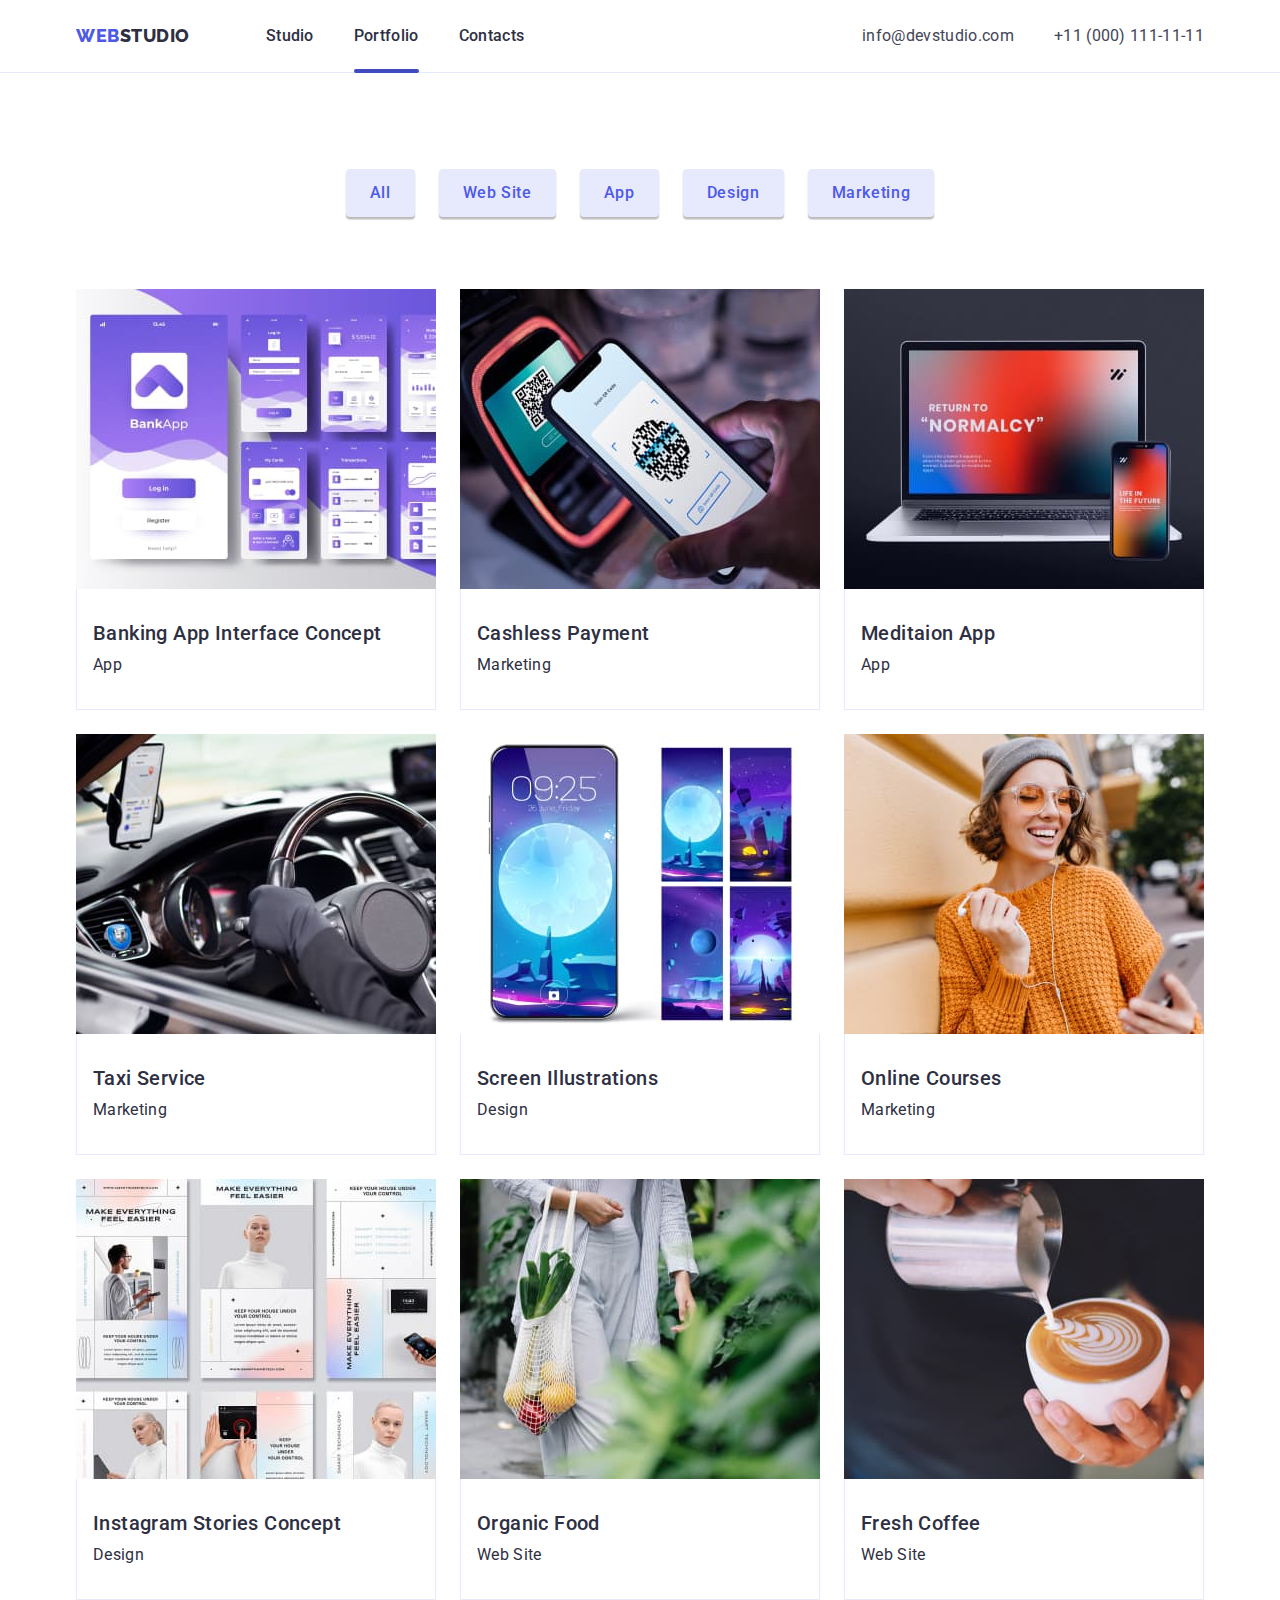
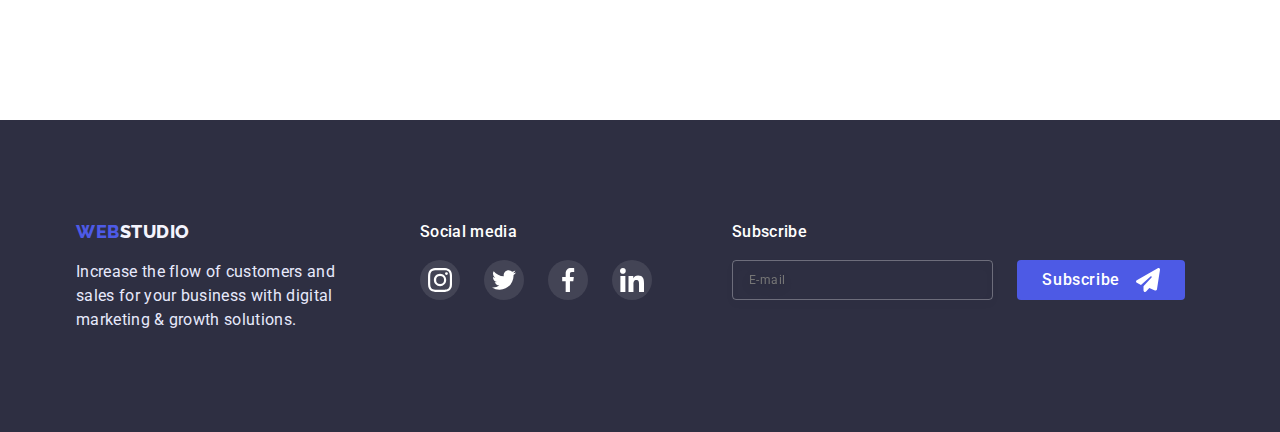
<file: portfolio.html>
<!DOCTYPE html>
<html lang="en">

<head>
    <meta charset="UTF-8" />
    <meta http-equiv="X-UA-Compatible" content="IE=edge" />
    <meta name="viewport" content="width=device-width, initial-scale=1.0" />
    <title>Portfolio</title>
    <link rel="preconnect" href="https://fonts.googleapis.com" />
    <link rel="preconnect" href="https://fonts.gstatic.com" crossorigin />
    <link
        href="https://fonts.googleapis.com/css2?family=Raleway:wght@800&family=Roboto:wght@400;500;700;900&display=swap"
        rel="stylesheet" />
    <link rel="stylesheet"
        href="https://cdnjs.cloudflare.com/ajax/libs/modern-normalize/1.1.0/modern-normalize.min.css" />
    <link rel="stylesheet" href="./css/mobile.css" />
    <link rel="stylesheet" href="./css/tablet.css" />
    <link rel="stylesheet" href="./css/desktop.css" />
</head>

<body>
    <!-- Main Page -->
    <div>
        <!-- Header -->
        <header class="header">
            <div class="header-container container">
                <div>
                    <a class="logo" href="index.html">
                        <span class="logo-web">web</span><span class="logo-dark">studio</span>
                    </a>
                </div>
                <button class="menu-toggle js-open-menu" aria-expanded="false" aria-controls="mobile-menu">
                    <svg class="mobile-menu-open-icon" width="32" height="32">
                        <use href="./images/icons.svg#icon-hamburger"></use>
                    </svg>
                </button>
                <nav class="navigation">
                    <ul class="header-list">
                        <li class="list-item">
                            <a class="menu-item" href="index.html">Studio</a>
                        </li>
                        <li class="list-item">
                            <a class="menu-item current" href="">Portfolio</a>
                        </li>
                        <li class="list-item">
                            <a class="menu-item" href="">Contacts</a>
                        </li>
                    </ul>
                </nav>
                <div class="header-contacts">
                    <a class="contact-item" href="mailto:info@devstudio.com">info@devstudio.com</a>
                    <a class="contact-item" href="tel:+110001111111">+11 (000) 111-11-11</a>
                </div>
            </div>
            <div class="menu-container js-menu-container" id="mobile-menu">
                <button class="menu-toggle menu-btn-close js-close-menu">
                    <svg class="modal-close-icon" width="8" height="8">
                        <use href="./images/icons.svg#close"></use>
                    </svg>
                </button>
                <ul class="mobile-menu-list">
                    <li class="mobile-menu-item">Studio</li>
                    <li class="mobile-menu-item">Portfolio</li>
                    <li class="mobile-menu-item">Contacts</li>
                </ul>
                <div class="mobile-module-contacts">
                    <a class="module-contact-phone" href="tel:+110001111111">+11 (000) 111-11-11</a>
                    <a class="module-contact-email" href="mailto:info@devstudio.com">info@devstudio.com</a>
                </div>
                <div class="">
                    <ul class="mobile-menu-social">
                        <li class="mobile-social-block">
                            <a class="social-item" href="https://instagram.com" aria-label="instagram" target="_blank"
                                rel="noopener noreferrer">
                                <svg class="instagram" width="24" height="24">
                                    <use href="./images/icons.svg#icon-instagram"></use>
                                </svg>
                            </a>
                        </li>
                        <li class="social-item-block">
                            <a class="social-item" href="https://twitter.com" aria-label="twitter" target="_blank"
                                rel="noopener noreferrer">
                                <svg class="twitter" width="24" height="24">
                                    <use href="./images/icons.svg#icon-twitter"></use>
                                </svg>
                            </a>
                        </li>
                        <li class="social-item-block">
                            <a class="social-item" href="https://facebook.com" aria-label="facebook" target="_blank"
                                rel="noopener noreferrer">
                                <svg class="facebook" width="24" height="24">
                                    <use href="./images/icons.svg#icon-facebook"></use>
                                </svg>
                            </a>
                        </li>
                        <li class="social-item-block">
                            <a class="social-item" href="https://linkedin.com" aria-label="linkedin" target="_blank"
                                rel="noopener noreferrer">
                                <svg class="linkedin" width="24" height="24">
                                    <use href="./images/icons.svg#icon-linkedin"></use>
                                </svg>
                            </a>
                        </li>
                    </ul>
                </div>
            </div>
        </header>
        <main>
            <!--FILTERS Section -->
            <h2 class="visually-hidden">Customization of our projects</h2>
            <!-- Gallery Section -->
            <section class="gallery">
                <div class="container">
                    <ul class="button-list">
                        <li class="button-item">
                            <button class="button-filter" type="button">All</button>
                        </li>
                        <li class="button-item">
                            <button class="button-filter" type="button">Web Site</button>
                        </li>
                        <li class="button-item">
                            <button class="button-filter" type="button">App</button>
                        </li>
                        <li class="button-item">
                            <button class="button-filter" type="button">Design</button>
                        </li>
                        <li class="button-item">
                            <button class="button-filter" type="button">Marketing</button>
                        </li>
                    </ul>
                </div>

                <!-- EXAMPLES Section -->
                <div class="container">
                    <div class="gallery-block">
                        <ul class="examples-list">
                            <li class="example-item">
                                <a class="example-link" href="">
                                    <div class="product-overlay">
                                        <div class="anim-block">
                                            <img src="./images/1.jpg" alt="picture of banking app interface concept"
                                                width="360" height="300" />
                                        </div>
                                        <div class="anim-text">
                                            <p>
                                                14 Stylish and User-Friendly App Design Concepts · Task Manager App ·
                                                Calorie Tracker App ·
                                                Exotic Fruit Ecommerce App · Cloud Storage App
                                            </p>
                                        </div>
                                    </div>
                                    <div class="item-info example-1">
                                        <h3 class="titles">Banking App Interface Concept</h3>
                                        <p class="signature">App</p>
                                    </div>
                                </a>
                            </li>
                            <li class="example-item">
                                <a class="example-link" href="">
                                    <div class="product-overlay">
                                        <div class="anim-block">
                                            <img src="./images/2.jpg" alt="picture of Cashless Payment" width="360"
                                                height="300" />
                                        </div>
                                        <div class="anim-text">
                                            <p>
                                                14 Stylish and User-Friendly App Design Concepts · Task Manager App ·
                                                Calorie Tracker App ·
                                                Exotic Fruit Ecommerce App · Cloud Storage App
                                            </p>
                                        </div>
                                    </div>
                                    <div class="item-info example-2">
                                        <h3 class="titles">Cashless Payment</h3>
                                        <p class="signature">Marketing</p>
                                    </div>
                                </a>
                            </li>
                            <li class="example-item">
                                <a class="example-link" href="">
                                    <div class="product-overlay">
                                        <div class="anim-block">
                                            <img src="./images/3.jpg" alt="picture of meditaion app" width="360"
                                                height="300" />
                                        </div>
                                        <div class="anim-text">
                                            <p>
                                                14 Stylish and User-Friendly App Design Concepts · Task Manager App ·
                                                Calorie Tracker App ·
                                                Exotic Fruit Ecommerce App · Cloud Storage App
                                            </p>
                                        </div>
                                    </div>
                                    <div class="item-info example-3">
                                        <h3 class="titles">Meditaion App</h3>
                                        <p class="signature">App</p>
                                    </div>
                                </a>
                            </li>
                            <li class="example-item">
                                <a class="example-link" href="">
                                    <div class="product-overlay">
                                        <div class="anim-block">
                                            <img src="./images/4.jpg" alt="picture of taxi service" width="360"
                                                height="300" />
                                        </div>
                                        <div class="anim-text">
                                            <p>
                                                14 Stylish and User-Friendly App Design Concepts · Task Manager App ·
                                                Calorie Tracker App ·
                                                Exotic Fruit Ecommerce App · Cloud Storage App
                                            </p>
                                        </div>
                                    </div>
                                    <div class="item-info example-4">
                                        <h3 class="titles">Taxi Service</h3>
                                        <p class="signature">Marketing</p>
                                    </div>
                                </a>
                            </li>
                            <li class="example-item">
                                <a class="example-link" href="">
                                    <div class="product-overlay">
                                        <div class="anim-block">
                                            <img src="./images/5.jpg" alt="picture of screen illustrations" width="360"
                                                height="300" />
                                        </div>
                                        <div class="anim-text">
                                            <p>
                                                14 Stylish and User-Friendly App Design Concepts · Task Manager App ·
                                                Calorie Tracker App ·
                                                Exotic Fruit Ecommerce App · Cloud Storage App
                                            </p>
                                        </div>
                                    </div>
                                    <div class="item-info example-5">
                                        <h3 class="titles">Screen Illustrations</h3>
                                        <p class="signature">Design</p>
                                    </div>
                                </a>
                            </li>
                            <li class="example-item">
                                <a class="example-link" href="">
                                    <div class="product-overlay">
                                        <div class="anim-block">
                                            <img src="./images/6.jpg" alt="picture of online courses" width="360"
                                                height="300" />
                                        </div>
                                        <div class="anim-text">
                                            <p>
                                                14 Stylish and User-Friendly App Design Concepts · Task Manager App ·
                                                Calorie Tracker App ·
                                                Exotic Fruit Ecommerce App · Cloud Storage App
                                            </p>
                                        </div>
                                    </div>
                                    <div class="item-info example-6">
                                        <h3 class="titles">Online Courses</h3>
                                        <p class="signature">Marketing</p>
                                    </div>
                                </a>
                            </li>
                            <li class="example-item">
                                <a class="example-link" href="">
                                    <div class="product-overlay">
                                        <div class="anim-block">
                                            <img src="./images/7.jpg" alt="picture of instagram stories concept"
                                                width="360" height="300" />
                                        </div>
                                        <div class="anim-text">
                                            <p>
                                                14 Stylish and User-Friendly App Design Concepts · Task Manager App ·
                                                Calorie Tracker App ·
                                                Exotic Fruit Ecommerce App · Cloud Storage App
                                            </p>
                                        </div>
                                    </div>
                                    <div class="item-info example-7">
                                        <h3 class="titles">Instagram Stories Concept</h3>
                                        <p class="signature">Design</p>
                                    </div>
                                </a>
                            </li>
                            <li class="example-item">
                                <a class="example-link" href="">
                                    <div class="product-overlay">
                                        <div class="anim-block">
                                            <img src="./images/8.jpg" alt="picture of organic foodv" width="360"
                                                height="300" />
                                        </div>
                                        <div class="anim-text">
                                            <p>
                                                14 Stylish and User-Friendly App Design Concepts · Task Manager App ·
                                                Calorie Tracker App ·
                                                Exotic Fruit Ecommerce App · Cloud Storage App
                                            </p>
                                        </div>
                                    </div>
                                    <div class="item-info example-8">
                                        <h3 class="titles">Organic Food</h3>
                                        <p class="signature">Web Site</p>
                                    </div>
                                </a>
                            </li>
                            <li class="example-item">
                                <a class="example-link" href="">
                                    <div class="product-overlay">
                                        <div class="anim-block">
                                            <img src="./images/9.jpg" alt="picture of fresh coffee" width="360"
                                                height="300" />
                                        </div>
                                        <div class="anim-text">
                                            <p>
                                                14 Stylish and User-Friendly App Design Concepts · Task Manager App ·
                                                Calorie Tracker App ·
                                                Exotic Fruit Ecommerce App · Cloud Storage App
                                            </p>
                                        </div>
                                    </div>
                                    <div class="item-info example-9">
                                        <h3 class="titles">Fresh Coffee</h3>
                                        <p class="signature">Web Site</p>
                                    </div>
                                </a>
                            </li>
                        </ul>
                    </div>
                </div>
            </section>
        </main>
        <!-- FOOTER -->
        <footer class="footer">
            <div class="container">
                <div class="footer-container">
                    <div class="social-footer">
                        <a class="logo adaptive-logo" href="index.html"><span class="logo-web">web</span><span
                                class="logo-light">studio</span></a>
                        <p class="footer-text">
                            Increase the flow of customers and sales for your business with digital marketing & growth
                            solutions.
                        </p>
                    </div>
                    <div class="social-footer">
                        <p class="footer-link-text">Social media</p>
                        <ul class="footer-items">
                            <li>
                                <a class="footer-box" href="https://instagram.com" aria-label="instagram"
                                    target="_blank" rel="noopener noreferrer">
                                    <svg class="icon-instagram footer-icon" width="24" height="24">
                                        <use href="./images/icons.svg#icon-footer-instagram"></use>
                                    </svg>
                                </a>
                            </li>
                            <li>
                                <a class="footer-box" href="https://twitter.com" aria-label="twitter" target="_blank"
                                    rel="noopener noreferrer">
                                    <svg class="icon-twitter footer-icon" width="24" height="24">
                                        <use href="./images/icons.svg#icon-footer-twitter"></use>
                                    </svg>
                                </a>
                            </li>
                            <li>
                                <a class="footer-box" href="https://facebook.com" aria-label="facebook" target="_blank"
                                    rel="noopener noreferrer">
                                    <svg class="icon-facebook footer-icon" width="24" height="24">
                                        <use href="./images/icons.svg#icon-footer-facebook"></use>
                                    </svg>
                                </a>
                            </li>
                            <li>
                                <a class="footer-box" href="https://linkedin.com" aria-label="linkedin" target="_blank"
                                    rel="noopener noreferrer">
                                    <svg class="icon-linkedin footer-icon" width="24" height="24">
                                        <use href="./images/icons.svg#icon-footer-linkedin"></use>
                                    </svg>
                                </a>
                            </li>
                        </ul>
                    </div>
                    <div class="footer-subscribe">
                        <p class="footer-subs-title footer-title-adptive">Subscribe</p>
                        <div class="footer-form">
                            <input class="input-email" type="text" placeholder="E-mail" />
                            <button class="button-subs" type="submit">
                                <span class="send-title">Subscribe</span>
                                <svg class="footer-sub-icon"></svg>
                            </button>
                        </div>
                    </div>
                </div>
            </div>
        </footer>
    </div>
</body>

</html>
</file>
<file: css/mobile.css>
img {
   display: block;
   max-width: 100%;
   height: auto;
}

.container {
   width: 100vw;
   padding-left: 15px;
   padding-right: 15px;
}

@media screen and (min-width: 480px) {
   .container {
      width: 428px;
      margin-left: auto;
      margin-right: auto;
   }
}

@media screen and (max-width: 768px) { 
   .navigation {
      display: none;
      }
   .header-contacts {
      display: none;
   }
   .mobile-menu-open-icon {
      display: inline-block;
      width: 1em;
      height: 1em;
      stroke-width: 0;
      stroke: currentColor;
      fill: currentColor;
      width: 32px;
      height: 32px;
   }
   .header-container {
      display: flex;
      align-items: center;
      justify-content: space-between;
      padding-top: 24px;
      padding-bottom: 24px;
   }
}

/**
  |============================
  | HEADER Mobile
  |============================
*/

@media screen and (max-width: 768px) {
   .navigation {
         display: none;
      }
   .header {
      border-bottom: 1px solid var(--corner-color);
   }

   .header-container {
      display: flex;
      align-items: center;
   }
}
   /**
  |============================
  | HERO Mobile
  |============================
   */

.hero {
   text-align: center;
   margin-left: auto;
   margin-right: auto;
   padding: 112px 0;
   color: var(--main-background-color);
   background: var(--main-font-color);
   background-repeat: no-repeat;
   background-position: center;
   background-size: cover;
   background-image: linear-gradient(to right,
      rgba(46, 47, 66, 70%),
      rgba(46, 47, 66, 70%)),
      url('../images/hero/img_mob@1x.jpg');
}
@media (min-device-pixel-ratio: 2),
   (min-resolution: 192dpi),
   (min-resolution: 2dppx) {
   .hero {
      background-image: linear-gradient(to right,
            rgba(46, 47, 66, 70%),
            rgba(46, 47, 66, 70%)),
         url('../images/hero/img_mob@2x.jpg');
   }
}

.hero-title {
   font-weight: 700;
   font-size: 36px;
   line-height: 1.1;
   margin-bottom: 112px;
   width: 100%;
   margin-left: auto;
   margin-right: auto;
}


/**
  |============================
  | Mobile menu MODAL
  |============================
*/

.menu-toggle {
   min-height: 40px;
   min-width: 40px;
   display: flex;
   align-items: center;
   justify-content: center;
   margin: 0;
   margin-left: auto;
   padding: 0;
   background-color: transparent;
   cursor: pointer;
   border: none;
   border-radius: 50%;
   outline: none;
}

.menu-btn-close {
   position: absolute;
   align-items: center;
   justify-content: center;
   width: 24px;
   height: 24px;
   background-color: var(--footer-font-color);
   border: 1px solid rgba(0, 0, 0, 0.1);
   border-radius: 50%;
}

.menu-toggle:hover,
.menu-toggle:focus {
   background-color: rgba(0, 0, 0, 0.1);
}

.menu-container {
   position: fixed;
   top: 0;
   left: 0;
   width: 100vw;
   height: 100vh;
   padding-bottom: 284px;
   background-color: var(--main-background-color);
   z-index: 1000;
   opacity: 0;
   visibility: hidden;
   transition: opasity 250ms liner;
}

.menu-container.is-open {
   opacity: 1;
   visibility: visible;
}

.menu-container .menu-toggle {
   position: absolute;
   top: 16px;
   right: 16px;
   color: #fff;
}

.mobile-menu {
   padding: 0;
   margin: 0;
   list-style: none;
}

.mobile-menu .link {
   display: block;
   padding: 10px;
   color: #fff;
   text-decoration: none;
}

.mobile-menu-social {
   display: flex;
   margin-left: auto;
   margin-right: auto;
   padding-left: 40px;
   gap: 56px;
   height: 40px;
}

.mobile-social-block {
   width: 40px;
   height: 40px;
}

.mobile-menu-list {
   display: flex;
   flex-direction: column;
   padding-left: 40px;
   padding-top: 80px;
   padding-bottom: 284px;
   gap: 40px;
}

.mobile-menu-item {
   text-decoration: none;
   font-weight: 700;
   font-size: 36px;
   line-height: 1.11;
   letter-spacing: 0.02em;
   text-transform: capitalize;
   color: var(--text-dark);
}

.mobile-menu-item:hover,
.mobile-menu-item:focus {
   color: var(--accent-color);
}

.mobile-module-contacts {
   display: flex;
   flex-direction: column;
   gap: 40px;
   padding-left: 40px;
   padding-bottom: 48px;

}

.module-contact-phone {
   font-weight: 600;
   font-size: 36px;
   line-height: 1.11;
   text-transform: capitalize;
   text-decoration: none;
   color: var(--contact-item-color);
}

.module-contact-email {
   font-weight: 500;
   font-size: 20px;
   line-height: 1.2;
   letter-spacing: 0.02em;
   color: var(--contact-item-color);
}

.module-contact-phone:hover,
.module-contact-phone:focus,
.module-contact-email:hover,
.module-contact-email:focus {
   color: var(--accent-color);
}

/**
  |============================
  | ADVANTAGES Mobile
  |============================
*/

@media screen and (max-width: 1199px) {
   .icon-section {
         display: none;
   }
   .list-titles{
      text-align: center;
      font-weight: 700;
      font-size: 36px;
      line-height: 1.11;
      letter-spacing: 0.02em;
      text-transform: capitalize;
   }
   .title-description {
      font-weight: 500;
      font-size: 16px;
      line-height: 1.5;
      letter-spacing: 0.02em;
      text-transform: capitalize;
   }
}
@media screen and (max-width: 767px) {
   .advantages-list {
      display: flex;
      flex-direction: column;
      gap: 72px;
   }
   .advantages {
      padding: 96px 0;
   }
}

/**
  |============================
  | PROFESSIONALS Mobile
  |============================
*/

@media screen and (max-width: 767px) {
   .professional-list {
      display: flex;
      flex-direction: column;
      gap: 72px;
   }
}

/**
  |============================
  | CUSTOMERS Mobile
  |============================
*/

@media screen and (max-width: 1199px) {
   .customers-overlay {
      display: flex;
      flex-wrap: wrap;
      justify-content: center;
   }
   .customer-set:nth-child(1),
   .customer-set:nth-child(3) {
      padding-bottom: 48px;
   }
   .customers {
      padding: 96px 0;
   }
}

@media screen and (min-width: 396px) and (max-width: 767px) {
   .customers-box {
      margin-left: auto;
      margin-right: auto;
      width: 100%;
      height: 520px;
   }
} 

@media screen and (max-width: 397px) {
   .customers-box {
      margin-left: auto;
      margin-right: auto;
      width: 100%;
      height: 760px;
   }
   .customer-set:nth-child(1),
   .customer-set:nth-child(3) {
      padding-bottom: 0;
   }
}

/**
  |============================
  | FOOTER Mobile
  |============================
*/

@media screen and (max-width: 767px) {
   .footer-container {
      display: flex;
      flex-direction: column;
      justify-content: center;
      gap: 72px;
   }
   .adaptive-logo {
      margin-left: 30%;
   }
   .social-footer {
      margin-left: auto;
      margin-right: auto;
   }
   .footer-form {
      display: flex;
      flex-direction: column;
   }
   .input-email {
      margin-bottom: 18px;
      width: 100:;
   }
   .footer-link-text {
      display: flex;
      justify-content: center;
   }
   .footer-title-adptive {
      display: flex;
      justify-content: center;
   }
}
</file>
<file: css/tablet.css>
@media screen and (min-width: 768px) {
   .container {
      width: 736px;
      margin-left: auto;
      margin-right: auto;
   }
}

@media screen and (min-width: 768px) {
   .mobile-menu-open {
      display: none;
   }
   .menu-toggle {
      display: none;
   }
}

/**
  |============================
  | HEADER Tablet 
  |============================
*/

@media screen and (min-width: 769px) and (max-width: 1199px) {
   .header {
      border-bottom: 1px solid var(--corner-color);
   }

   .current {
      color: var(--accent-color);
      position: relative;
   }

   .current::after {
      content: '';
      position: absolute;
      bottom: -10px;
      display: block;
      width: 100%;
      height: 4px;
      background-color: var(--accent-color);
      border-radius: 2px;
   }

   .header-container {
      display: flex;
      align-items: center;
   }

   .header-contacts {
      display: flex;
      flex-direction: column;
      text-align: center;
      gap: 4px;
      padding-right: 0;
      padding-top: 24px;
      padding-bottom: 10px;
   }

   .navigation {
      margin-right: auto;
   }

   .header-list {
      display: block;
      display: flex;
      gap: 40px;
      list-style: none;
      text-decoration: none;
   }

   .menu-item {
      padding-top: 24px;
      padding-bottom: 24px;
      text-decoration: none;
      font-weight: 500;
      font-size: 16px;
      line-height: 1.5em;
      letter-spacing: 0.02em;
      color: var(--main-font-color);
   }

   .menu-item,
   .contact-item {
      transition-property: color;
      transition-duration: 250ms;
      transition-timing-function: cubic-bezier(0.4, 0, 0.2, 1);
   }

   .menu-item:hover,
   .menu-item:focus,
   .contact-item:hover,
   .contact-item:focus {
      color: var(--accent-color);
   }

   .contact-item {
      text-decoration: none;
      color: var(--contact-item-color);
      text-decoration: none;
      font-size: 16px;
      line-height: 1.5em;
      letter-spacing: 0.02em;
      margin: 0;
      padding: 0;
   }
}

/**
  |============================
  | HERO Tablet
  |============================
*/

@media screen and (min-width: 768px) {
   .hero-title {
      font-size: 56px;
      line-height: 1.07;
      margin-bottom: 40px;
      width: 494px;
   }
}

@media screen and (min-width: 480px) {
   .hero {
      background-image: linear-gradient(to right,
            rgba(46, 47, 66, 70%),
            rgba(46, 47, 66, 70%)),
         url('../images/hero/img_tab@1x.jpg');
   }
}

@media (min-device-pixel-ratio: 2),
(min-resolution: 192dpi),
(min-resolution: 2dppx) {
   .hero {
      background-image: linear-gradient(to right,
            rgba(46, 47, 66, 70%),
            rgba(46, 47, 66, 70%)),
         url('../images/hero/img_tab@2x.jpg');
   }
}

/**
|============================
| ADVANTAGES Tablet
|============================
*/

@media screen and (min-width: 768px) and (max-width: 1199px) {
   .advantages {
      padding: 96px 0;
   }
   .advantages-list {
      display: flex;
      flex-wrap: wrap;
      gap: 24px;
   }
   .advantage {
      width: 340px;
      height: 120px;
   }
   .list-titles{
      text-align: left;
   }
}

/**
  |============================
  | PROFESSIONALS Tablet
  |============================
*/

@media screen and (min-width: 768px) and (max-width: 1199px) {
   .professional-list {
      display: flex;
      flex-wrap: wrap;
      align-items: center;
      justify-content: center;
      gap: 24px;
   }
   .prof-item:nth-child(1) {
      margin-bottom: 64px;
   }
   .prof-item:nth-child(2) {
      margin-bottom: 64px;
   }
}

/**
  |============================
  | CUSTOMERS Mobile
  |============================
*/

@media screen and (min-width: 768px) and (max-width: 1199px) {
   .customers-box {
      margin-left: auto;
      margin-right: auto;
      width: 552px;
      height: 360px;
   }
}

/**
  |============================
  | FOOTER Tablet
  |============================
*/


@media screen and (min-width: 768px) and (max-width: 1199px) {
   .footer-container {
      display: flex;
      flex-wrap: wrap;
      gap: 24px;
      padding-left: 75px;
   }
   .input-email {
      margin-right: 0;
      margin-bottom: 18px;
   }
}
@media screen and (min-width: 768px) {
   .input-email {
      margin-right: 24px;
   }
   .footer-subscribe {
      width: 453px;
      background-size: cover;
   }
   .footer-form {
      display: flex;
      height: 40px;
   }
}

/**
  |============================
  | Buttons Filter / Portfolio
  |============================
*/

@media screen and (max-width: 767px) {
   .button-list {
      display: flex;
      flex-wrap: wrap;
   }
}

/**
  |============================
  | Gallery Tablel / Portfolio
  |============================
*/

@media screen and (min-width: 768px) and (max-width: 1199px) {
   .gallery-block {
      width: 746px;
   }
}
   
@media screen and (max-width: 767px) {
   .examples-list {
      display: flex;
      flex-wrap: wrap;
      gap: 48px;
      width: 360px;
   }
}
</file>
<file: css/desktop.css>
html {
   box-sizing: border-box;
}

*, 
*::before, 
*::after {
   box-sizing: inherit;
}

h1,
h2,
h3,
h4,
h6,
h6,
p {
   margin: 0;
}

ul {
   margin: 0;
   padding: 0;
   list-style: none;
}

img {
   display: block;
}

.visually-hidden {
   position: absolute;
   margin: -1px;
   border: 0;
   padding: 0;
   white-space: nowrap;
   height: 1px;
   clip-path: inset(100%);
   clip: rect(0 0 0 0);
   width: 1px;
   overflow: hidden;
}

:root {
   --primary-font: 'Roboto', sans-serif;
   --secondary-font: 'Raleway', sans-serif;
   --accent-color: #404BBF;
   --main-font-color: #2E2F42;
   --button-color: #4D5AE5;
   --footer-font-color: #E7E9FC;
   --main-background-color: #FFFFFF; 
   --contact-item-color: #434455;
   --logo-light-color: #F4F4FD;
   --corner-color: #E7E9FC;
   --icon-rect: #8E8F99;
   --icon-social-hover: #404BBF;
   --icon-active-hover: #31D0AA;
   --color-backdrop: #FCFCFC;
   --modal-background-color: #2e2f4266;
   --anim-fast: 400ms ease;
   --anim-slow: 800ms ease-out;
   --text-dark: #2E2F42;
}

body {
   font-family: var(--primary-font), var(--secondary-font);
   color: var(--main-font-color);
   background-color: var(--main-background-color);
   letter-spacing: 0.02em;
}

@media screen and (min-width: 1200px) {
   .container {
      width: 1158px;
   }
}

/**
  |============================
  | STYLE FOR DESKTOP
  |============================
*/

/**
  |============================
  | HEADER Desktop
  |============================
*/

@media screen and (min-width: 1200px) {
   .header {
      border-bottom: 1px solid var(--corner-color);
   }

   .current {
      color: var(--accent-color);
      position: relative;
   }

   .current::after {
      content: '';
      position: absolute;
      bottom: -4px;
      display: block;
      width: 100%;
      height: 4px;
      background-color: var(--accent-color);
      border-radius: 2px;
   }

   .header-container {
      display: flex;
      align-items: center;
   }

   .header-contacts {
      display: flex;
      text-align: center;
      gap: 40px;
      padding-right: 0;
      padding-top: 24px;
      padding-bottom: 24px;
   }

   .navigation {
      margin-right: auto;
   }

   .header-list {
      display: block;
      display: flex;
      gap: 40px;
      list-style: none;
      text-decoration: none;
   }

   .menu-item {
      padding-top: 24px;
      padding-bottom: 24px;
      text-decoration: none;
      font-weight: 500;
      font-size: 16px;
      line-height: 1.5em;
      letter-spacing: 0.02em;
      color: var(--main-font-color);
   }

   .menu-item,
   .contact-item {
      transition-property: color;
      transition-duration: 250ms;
      transition-timing-function: cubic-bezier(0.4, 0, 0.2, 1);
   }

   .menu-item:hover,
   .menu-item:focus,
   .contact-item:hover,
   .contact-item:focus {
      color: var(--accent-color);
   }

   .contact-item {
      text-decoration: none;
      color: var(--contact-item-color);
      text-decoration: none;
      font-size: 16px;
      line-height: 1.5em;
      letter-spacing: 0.02em;
      margin: 0;
      padding: 0;
   }
}

/**
  |============================
  | LOGO
  |============================
*/

.logo {
   font-family: 'Raleway', sans-serif;
   font-weight: 800;
   font-size: 18px;
   line-height: 1.33em;
   letter-spacing: 0.03em;
   text-transform: uppercase;
   color: #4D5AE5;
   margin-right: 76px;
   list-style: none;
   text-decoration: none;
}

.logo-dark {
   color: var(--main-font-color);
}

.logo-light {
   color: var(--logo-light-color);
}

/**
  |============================
  | FOOTER
  |============================
*/

@media screen and (min-width: 1200px) {
   .footer-container {
      display: flex;
      gap: 120px;
   }
}

.footer {
   background: var(--main-font-color);
   padding-top: 100px;
   padding-bottom: 100px;

}

.footer-text {
   font-size: 16px;
   line-height: 1.5em;
   letter-spacing: 0.02em;
   color: var(--footer-font-color);
   width: 264px;
   margin-top: 16px;
}

.footer-container:last-child {
   gap: 80px;
}

.footer-link-text {
   font-weight: 500;
   font-size: 16px;
   line-height: 1.5;
   letter-spacing: 0.02em;
   margin-bottom: 16px;
   color: var(--main-background-color);
}

.footer-items {
   display: flex;
   margin-left: auto;
   margin-right: auto;
   gap: 24px;
   height: 40px;
}

.footer-box {
   display: flex;
   align-items: center;
   justify-content: center;
   width: 40px;
   height: 40px;
   border-radius: 50%;
   background-color: rgba(255, 255, 255, 0.1);
   transition-property: background-color;
   transition-duration: 250ms;
   transition-timing-function: cubic-bezier(0.4, 0, 0.2, 1);
}

.footer-icon {
   fill: var(--main-background-color);
}

.footer-box:hover,
.footer-box:focus {
   background-color: var(--icon-active-hover);
}

.footer-subs-title {
   font-weight: 500;
   font-size: 16px;
   line-height: 1.5;
   letter-spacing: 0.02em;
   color: var(--main-background-color);
   margin-bottom: 16px;
}
.input-email {
   width: 100%;
   height: 100%;
   padding: 8px 16px;
   font-size: 12px;
   line-height: 2;
   letter-spacing: 0.04em;
   color: rgba(255, 255, 255, 0.6);
   background-color: transparent;
   border: 1px solid rgba(255, 255, 255, 0.3);
   filter: drop-shadow(0px 4px 4px rgba(0, 0, 0, 0.15));
   border-radius: 4px;
   outline: none;
}
.input-email:focus {
   box-shadow: 0px 4px 4px 0px rgba(0, 0, 0, 0.15);
}


.button-subs {
   display: flex;
   align-items: center;
   justify-content: center;
   margin-left: auto;
   margin-right: auto;
   padding: 0px 24px;
   color: var(--main-background-color);
   background-color: var(--button-color);
   border: 1px solid transparent;
   border-radius: 4px;
   outline: none;
   transition: 250ms cubic-bezier(0.4, 0, 0.2, 1);
}

.button-subs:hover,
.button-subs:focus {
   color: var(--main-background-color);
   background-color: var(--accent-color);
   box-shadow: 0px 4px 4px var(--contact-item-color);
   cursor: pointer;
}

.send-title {
   font-weight: 500;
   font-size: 16px;
   line-height: 2;
   align-items: center;
   text-align: center;
   letter-spacing: 0.04em;
   color: var(--main-background-color);
}

.footer-sub-icon {
   margin-left: 16px;
   width: 24px;
   height: 24px;
   background-image: url("data:image/svg+xml,%3Csvg xmlns='http://www.w3.org/2000/svg' viewBox='0 0 512 512'%3E%3C!--! Font Awesome Pro 6.3.0 by @fontawesome - https://fontawesome.com License - https://fontawesome.com/license (Commercial License) Copyright 2023 Fonticons, Inc. --%3E%3Cpath d='M498.1 5.6c10.1 7 15.4 19.1 13.5 31.2l-64 416c-1.5 9.7-7.4 18.2-16 23s-18.9 5.4-28 1.6L284 427.7l-68.5 74.1c-8.9 9.7-22.9 12.9-35.2 8.1S160 493.2 160 480V396.4c0-4 1.5-7.8 4.2-10.7L331.8 202.8c5.8-6.3 5.6-16-.4-22s-15.7-6.4-22-.7L106 360.8 17.7 316.6C7.1 311.3 .3 300.7 0 288.9s5.9-22.8 16.1-28.7l448-256c10.7-6.1 23.9-5.5 34 1.4z' fill='%23fff'/%3E%3C/svg%3E");
}

/**
  |============================
  | HERO Desktop
  |============================
*/


@media screen and (min-width: 768px) {
   .hero {
      padding: 188px 0;
      min-height: 600px;
      max-width: 1440px;
      background-image: linear-gradient(to right,
            rgba(46, 47, 66, 70%),
            rgba(46, 47, 66, 70%)),
         url('../images/hero/img_desk@1x.jpg');
   }
}

@media (min-device-pixel-ratio: 2),
(min-resolution: 192dpi),
(min-resolution: 2dppx) {
   .hero {
      background-image: linear-gradient(to right,
            rgba(46, 47, 66, 70%),
            rgba(46, 47, 66, 70%)),
         url('../images/hero/img_desk@2x.jpg');
   }
}

@media screen and (min-width: 1200px) {
   .hero-title {
      font-size: 56px;
      line-height: 1.07;
      margin-bottom: 48px;
      width: 494px;
   }
}

/**
  |============================
  | JOB Screens Desktop
  |============================
*/

@media screen and (max-width: 1199px) {
   .job-images {
      display: none;
   }
}

.job-images {
   padding-bottom: 120px;
}

.work {
   padding-left: 15px;
   padding-right: 15px;
   margin-top: 0;
   margin-bottom: 72px;
   text-align: center;
   font-weight: 700;
   font-size: 36px;
   line-height: 1.11;
   letter-spacing: 0.02em;
   text-transform: capitalize;
   color: var(--main-font-color);
}

.job-list {
   display: flex;
   flex-wrap: wrap;
   gap: 24px;
}

/**
  |============================
  | ADVANTAGES Desktop
  |============================
*/

@media screen and (min-width: 1200px) {
   .advantages {
         padding-top: 120px;
         padding-bottom: 120px;
      }
   
   .advantages-container {
      display: flex;
      align-items: center;
   }
   
   .advantages-list {
      display: flex;
      gap: 24px;
      list-style: none;
   }
   
   .icon-section {
      display: flex;
      width: 264px;
      height: 112px;
      background-color: var(--logo-light-color);
      border-radius: 4px;
      justify-content: center;
      align-items: center;
   }
   
   .list-titles {
      font-weight: 500;
      font-size: 20px;
      line-height: 1.2;
      margin-top: 8px;
      margin-bottom: 8px;
   }
   
   .title-description {
      font-size: 16px;
      line-height: 1.5;
      margin: 0;
   }
}

/**
  |============================
  | PROFESSIONALS Desktop
  |============================
*/

.professinals-page {
   background-color: var(--logo-light-color);
   padding-top: 120px;
   padding-bottom: 120px;
}

.professinals {
   text-align: center;
   font-weight: 700;
   font-size: 36px;
   line-height: 1.11;
   letter-spacing: 0.02em;
   text-transform: capitalize;
   color: var(--main-font-color);
   margin-bottom: 72px;
}

.professional-list {
   display: block;
   display: flex;
   align-items: center;
   gap: 24px;
   list-style: none;
}

.team-titles {
   font-weight: 500;
   font-size: 20px;
   line-height: 1.2;
   text-align: center;
   letter-spacing: 0.02em;
   color: var(--main-font-color);
   margin-bottom: 8px;
}

.professinal-item {
   font-size: 16px;
   line-height: 1.5;
   text-align: center;
   letter-spacing: 0.02em;
   color: var(--contact-item-color);
   margin-bottom: 8px;
}

.prof-item {
   background-color: var(--main-background-color);
   box-shadow: 0px 1px 6px rgba(46, 47, 66, 0.08), 0px 1px 1px rgba(46, 47, 66, 0.16), 0px 2px 1px rgba(46, 47, 66, 0.08);
   border-radius: 0px 0px 4px 4px;
}

.info {
   padding-top: 32px;
   padding-bottom: 32px;
}

.social {
   display: flex;
   margin-left: auto; 
   margin-right: auto;
   gap: 24px;
   width: 232px;
   height: 40px;
}

.social-item-block {
   width: 40px;
   height: 40px;
}

.social-item {
   display: flex;
   justify-content: center;
   align-items: center;
   width: 100%;
   height: 100%;
   border-radius: 50%;
   background-color: var(--button-color);

   transition-property: background-color;
   transition-duration: 250ms;
   transition-timing-function: cubic-bezier(0.4, 0, 0.2, 1);
}

.instagram,
.twitter,
.facebook,
.linkedin {
   fill: var(--main-background-color);
}

.social-item:hover,
.social-item:focus {
   background-color: var(--icon-social-hover);

}

/**
  |============================
  | BUTTONS Section
  |============================
*/

.button-order {
   display: inline-block;
   color: var(--main-background-color);
   background-color: var(--button-color);
   border: 1px solid var(--button-color);
   font-weight: 500;
   font-size: 16px;
   line-height: 1.5em;
   letter-spacing: 0.04em;
   border-radius: 4px;
   padding: 16px 32px;
   outline: none;
   transition: 250ms cubic-bezier(0.4, 0, 0.2, 1);
}

.button-filter {
   color: var(--button-color);
   background-color: var(--footer-font-color);
   font-weight: 500;
   font-size: 16px;
   line-height: 1.5;
   letter-spacing: 0.04em;
   border: none;
   box-shadow: 
   0px 3px 1px rgba(0, 0, 0, 0.1), 
   0px 2px 1px rgba(0, 0, 0, 0.08), 
   0px 2px 2px rgba(0, 0, 0, 0.12);
   border-radius: 4px;
   transition-property: background-color, color, box-shadow;
   transition-duration: 250ms;
   transition-timing-function: cubic-bezier(0.4, 0, 0.2, 1);
}

.button-order:hover,
.button-order:focus,
.button-filter:hover,
.button-filter:focus {
   color: var(--main-background-color);
   background-color: var(--accent-color);
   outline: none;
   box-shadow: 0px 5px 5px var(--contact-item-color);
   cursor: pointer;
}

/**
  |============================
  | FILTERS Style
  |============================
*/

.button-list {
   display: flex;
   
   gap: 24px;
   margin-bottom: 72px;
   padding-top: 96px;
}

@media screen and (min-width: 769px) {
   .button-list {
      justify-content: center;
   }
}

.button-filter {
   height: 48px;
   padding-left: 24px;
   padding-right: 24px;
}

/**
  |============================
  | EXAMPLES Style
  |============================
*/

.gallery-block {
   margin-bottom: 120px;
}

@media screen and (min-width: 768px) {
   .examples-list {
      display: flex;
      flex-wrap: wrap;
      gap: 24px;
   }
}

.example-link {
   text-decoration: none;
   display: block;
   position: relative;
   overflow: hidden;
}

.example-link:hover,
.example-link:focus {
   box-shadow:
      0px 1px 6px rgba(46, 47, 66, 0.08),
      0px 1px 1px rgba(46, 47, 66, 0.16),
      0px 2px 1px rgba(46, 47, 66, 0.08);
}

.product-overlay {
   overflow: hidden;
   position: relative;
   transition: opasity 250ms cubic-bezier(0.4, 0, 0.2, 1);
}

.anim-text {
   padding-left: 32px;
   padding-right: 32px;
   padding-top: 40px;
   font-size: 16px;
   line-height: 24px;
   letter-spacing: 0.02em;
   text-align: justify;
}

.anim-block::before,
.anim-text {
   display: inline-block;
   position: absolute;
   content: '';
   width: 100%;
   height: 100%;
   bottom: 0;
   opacity: 0;
   transition: transform, opacity;
   transition-duration: 250ms;
   transform: translateY(100%);
   transition-timing-function: cubic-bezier(0.4, 0, 0.2, 1);
   color: var(--logo-light-color);
}

.example-link:hover .anim-block::before,
.example-link:focus .anim-block::before,
.example-link:hover .anim-text,
.example-link:focus .anim-text {
   background-color: var(--button-color);
   background-blend-mode: soft-light;
   mix-blend-mode: normal;
   opacity: 1;
   transform: translateY(0);
}

.titles {
   font-weight: 500;
   font-size: 20px;
   margin-bottom: 8px;
   line-height: 1.2;
   letter-spacing: 0.02em;
   color: var(--main-font-color);
}

.signature {
   font-size: 16px;
   line-height: 1.5;
   letter-spacing: 0.02em;
   color: var(--main-font-color);
}

.item-info {
   text-align: left;
   padding-top: 32px;
   padding-bottom: 32px;
   padding-left: 16px;
   border-right: 1px solid var(--corner-color);
   border-left: 1px solid var(--corner-color);
   border-bottom: 1px solid var(--corner-color);
}

/**
  |============================
  | CUSTOMERS Style
  |============================
*/

@media screen and (min-width: 1200px) {
   .customers {
      padding-top: 120px;
      padding-bottom: 120px;
   }
}
.label {
   font-weight: 700;
   font-size: 36px;
   line-height: 1.11;
   text-align: center;
   letter-spacing: 0.02em;
   text-transform: capitalize;
   margin-bottom: 72px;
   color: var(--main-font-color);
}
.customers-overlay {
   display: flex;
   flex-wrap: wrap;
   height: 88px;
   gap: 24px;
   justify-content: center;
}
.customer-item {
   width: 168px;
   height: 88px;
   border: 1px solid var(--icon-rect);
   border-radius: 4px;
   display: flex;
   align-items: center;
   justify-content: center;
   transition-property: border;
   transition-duration: 250ms;
   transition-timing-function: cubic-bezier(0.4, 0, 0.2, 1);
}
.customer-item .icon {
   transition-property: fill;
   transition-duration: 250ms;
   transition-timing-function: cubic-bezier(0.4, 0, 0.2, 1);
}
.icon {
   fill: var(--icon-rect);
}
.customer-item:hover,
.customer-item:focus {
   border: 1px solid var(--accent-color);
}
.customer-item:hover .icon {
   fill: var(--accent-color)
}
.item1 {
   background-image: url('../images/customer1.svg');
}
.item2 {
   background-image: url('../images/customer2.svg');
}
.item3 {
   background-image: url('../images/customer3.svg');
}
.item4 {
   background-image: url('../images/customer4.svg');
}
.item5 {
   background-image: url('../images/customer5.svg');
}
.item6 {
   background-image: url('../images/customer6.svg');
}

/**
  |============================
  | MODAL WINDOW
  |============================
*/

.backdrop {
   position: fixed;
   top: 0px;
   left: 0px;
   width: 100%;
   height: 100%;
   background: var(--modal-background-color);
   transition: opacity 250ms cubic-bezier(0.4, 0, 0.2, 1);
}

.backdrop.is-hidden {
   opacity: 0;
   visibility: hidden;
   pointer-events: none;
}

.backdrop.is-hidden .modal {
   transform: translateX(-50%) translateY(-50%) scale(0.9);
}

.modal {
   position: absolute;
   top: 50%;
   left: 50%;
   width: 408px;
   height: 584px;
   border-radius: 4px;
   background-color: var(--color-backdrop);
   box-shadow: 
   0px 1px 1px rgba(0, 0, 0, 0.14), 
   0px 1px 3px rgba(0, 0, 0, 0.12), 
   0px 2px 1px rgba(0, 0, 0, 0.2);
   transform: translateX(-50%) translateY(-50%) scale(1);
   transition: transform 250ms cubic-bezier(0.4, 0, 0.2, 1);
   padding: 72px 24px 24px 24px;
}

.modal-btn {
   display: flex;
   align-items: center;
   justify-content: center;
   padding: 0;
   
   position: absolute;
   top: 24px;
   right: 24px; 
   width: 24px;
   height: 24px;

   background-color: var(--footer-font-color);
   border: 1px solid rgba(0, 0, 0, 0.1);
   border-radius: 50%;
}

.modal-title {
   display: block;
   margin-bottom: 16px;
   font-weight: 500;
   font-size: 16px;
   line-height: 1.5;
   text-align: center;
   letter-spacing: 0.02em;
   color: var(--main-font-color);
}

/* MODAL FORM STYLE */

.order-form-label {
   display: block;
   margin-bottom: 4px;
   font-size: 12px;
   line-height: 1.33;
   letter-spacing: 0.04em;
   color: var(--icon-rect);
}

.order-form-group {
   margin-bottom: 8px;
   position: relative;
}

.order-form-field {
   display: block;
   width: 100%;
   height: 40px;
   border: 1px solid rgba(33, 33, 33, 0.2);
   border-radius: 4px;
   outline: transparent;
   transition: 250ms cubic-bezier(0.4, 0, 0.2, 1);
   padding: 11px 32px;
}

.order-form-field:focus,
.order-form-comment:focus {
   border-color: var(--button-color);
   box-shadow: 0px 4px 4px 0px rgba(0, 0, 0, 0.25);
}

.order-form-field:focus + .order-form-icon {
   fill: var(--button-color);
}

.order-form-icon {
   position: absolute;
   top: 50%;
   transform: translateY(-50%);
   left: 10px;
   pointer-events: none;
   transition: 250ms cubic-bezier(0.4, 0, 0.2, 1);
}

.order-form-comment {
   display: block;
   width: 100%;
   height: 120px;
   padding: 8px;
   font-size: 14px;
   outline: transparent;
   border: 1px solid rgba(33, 33, 33, 0.2);
   border-radius: 4px;
   outline: transparent;
   transition: 250ms cubic-bezier(0.4, 0, 0.2, 1);
   resize: none;
   margin-bottom: 16px;
}

.order-form-agreement {
   display: flex;
   align-items: center;
   justify-content: center;
   gap: 8px;
   margin-bottom: 16px;
}

.order-form-checkbox {
   appearance: none;
   width: 16px;
   height: 16px;
   border: 1.25px solid var(--text-dark);
   border-radius: 2px;
   background-image: url("data:image/svg+xml,%3Csvg xmlns='http://www.w3.org/2000/svg' viewBox='0 0 512 512'%3E%3C!--! Font Awesome Pro 6.3.0 by @fontawesome - https://fontawesome.com License - https://fontawesome.com/license (Commercial License) Copyright 2023 Fonticons, Inc. --%3E%3Cpath d='M470.6 105.4c12.5 12.5 12.5 32.8 0 45.3l-256 256c-12.5 12.5-32.8 12.5-45.3 0l-128-128c-12.5-12.5-12.5-32.8 0-45.3s32.8-12.5 45.3 0L192 338.7 425.4 105.4c12.5-12.5 32.8-12.5 45.3 0z' fill='%23fff'/%3E%3C/svg%3E");
   background-repeat: no-repeat;
   background-position: center;
   background-size: 16px;
   transition: 250ms ;
}

.order-form-checkbox:checked {
   background-color: var(--button-color);
   border-color: var(--button-color);
}

.order-form-description {
   font-size: 12px;
   line-height: 1.33;
   letter-spacing: 0.04em;
   user-select: none;
}

.order-form-link {
   color: var(--button-color);
   text-decoration-line: underline;
}

.order-form-button {
   display: block;
   margin-left: auto;
   margin-right: auto;
   transition: 250ms cubic-bezier(0.4, 0, 0.2, 1);
   
}

.module-button-title {
   font-weight: 500;
   font-size: 16px;
   line-height: 1.5;
   align-items: center;
   text-align: center;
   letter-spacing: 0.04em;
   color: var(--main-background-color);
   padding: 0px 32px;
}
</file>
